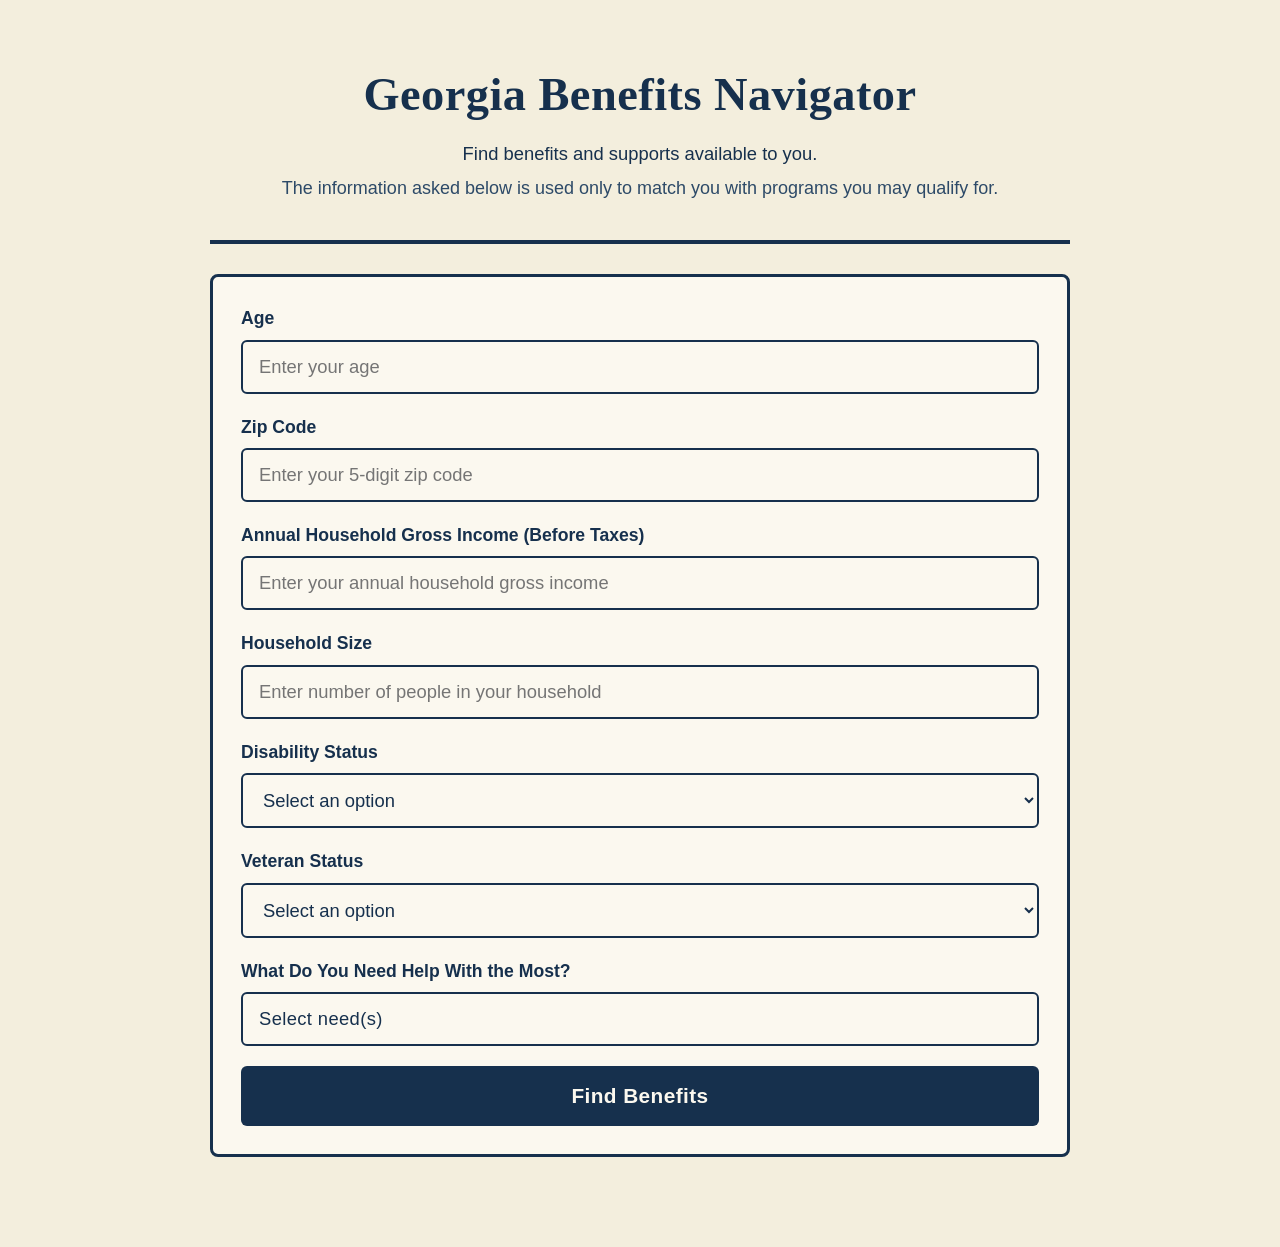
<file: index.html>
<!DOCTYPE html>
<html lang="en">
<head>
    <meta charset="UTF-8">
    <meta name="viewport" content="width=device-width, initial-scale=1.0">
    <title>Georgia Benefits Navigator</title>
    <link rel="stylesheet" href="style.css">
</head>
<body>

    <div class="container">

        <header>
            <h1>Georgia Benefits Navigator</h1>
            <p>Find benefits and supports available to you.</p>
            <p class="field-note">The information asked below is used only to match you with programs you may qualify for.</p>
        </header>

        <div class="form-card">

            <div class="form-group">
                <label for="age">Age</label>
                <input type="number" id="age" inputmode="numeric" min="0" max="120" placeholder="Enter your age">
            </div>

            <div class="form-group">
                <label for="zip">Zip Code</label>
                <input type="text" id="zip" inputmode="numeric" pattern="[0-9]{5}" maxlength="5" placeholder="Enter your 5-digit zip code">
            </div>

            <div class="form-group">
                <label for="income">Annual Household Gross Income (Before Taxes)</label>
                <input type="number" id="income" inputmode="numeric" min="0" placeholder="Enter your annual household gross income">
            </div>

            <div class="form-group">
                <label for="householdSize">Household Size</label>
                <input type="number" id="householdSize" inputmode="numeric" min="1" placeholder="Enter number of people in your household">
            </div>

            <div class="form-group">
                <label for="disabilityStatus">Disability Status</label>
                <select id="disabilityStatus">
                    <option value="">Select an option</option>
                    <option value="yes">Yes</option>
                    <option value="no">No</option>
                    <option value="unsure">Unsure</option>
                    <option value="prefer_not_to_answer">Prefer not to answer</option>
                </select>
            </div>

            <div class="form-group" id="disabilityTypeGroup" hidden>
                <label for="disabilityTypeToggle">Disability Type</label>
                <div class="multiselect" id="disabilityType">
                    <button type="button" class="multiselect-toggle" id="disabilityTypeToggle">
                        Select disability type(s)
                    </button>
                    <div class="multiselect-panel" id="disabilityTypePanel" hidden>
                        <label class="checkbox-option"><input type="checkbox" value="physical"> Physical disability</label>
                        <label class="checkbox-option"><input type="checkbox" value="mobility"> Mobility impairment</label>
                        <label class="checkbox-option"><input type="checkbox" value="vision"> Blind / Low Vision</label>
                        <label class="checkbox-option"><input type="checkbox" value="hearing"> Deaf / Hard of Hearing</label>
                        <label class="checkbox-option"><input type="checkbox" value="intellectual"> Intellectual Disability</label>
                        <label class="checkbox-option"><input type="checkbox" value="developmental"> Developmental Disability</label>
                        <label class="checkbox-option"><input type="checkbox" value="autism"> Autism</label>
                        <label class="checkbox-option"><input type="checkbox" value="mental_health"> Mental Health Condition</label>
                        <label class="checkbox-option"><input type="checkbox" value="cognitive"> Cognitive Impairment / Dementia</label>
                        <label class="checkbox-option"><input type="checkbox" value="chronic_illness"> Chronic Illness</label>
                        <label class="checkbox-option"><input type="checkbox" value="tbi"> Traumatic Brain Injury</label>
                        <label class="checkbox-option"><input type="checkbox" value="multiple"> Multiple Disabilities</label>
                        <label class="checkbox-option"><input type="checkbox" value="other"> Other</label>
                    </div>
                </div>
            </div>

            <div class="form-group">
                <label for="veteran">Veteran Status</label>
                <select id="veteran">
                    <option value="">Select an option</option>
                    <option value="veteran">Veteran</option>
                    <option value="active_duty_national_guard_reserve">Active Duty / National Guard / Reserve</option>
                    <option value="military_spouse_widow_dependent">Military Spouse / Widow(er) / Dependent</option>
                    <option value="prefer_not_to_answer">Prefer not to answer</option>
                    <option value="none">None</option>
                </select>

            </div>

            <div class="form-group">
                <label for="needsToggle">What Do You Need Help With the Most?</label>
                <div class="multiselect" id="needs">
                    <button type="button" class="multiselect-toggle" id="needsToggle">
                        Select need(s)
                    </button>
                    <div class="multiselect-panel" id="needsPanel" hidden>
                        <label class="checkbox-option"><input type="checkbox" value="health_medical_care"> Health &amp; Medical Care</label>
                        <label class="checkbox-option"><input type="checkbox" value="financial_assistance"> Financial Assistance</label>
                        <label class="checkbox-option"><input type="checkbox" value="food_nutrition"> Food &amp; Nutrition</label>
                        <label class="checkbox-option"><input type="checkbox" value="housing_home_support"> Housing &amp; Home Support</label>
                        <label class="checkbox-option"><input type="checkbox" value="transportation"> Transportation</label>
                        <label class="checkbox-option"><input type="checkbox" value="disability_independent_living"> Disability &amp; Independent Living</label>
                        <label class="checkbox-option"><input type="checkbox" value="aging_services_caregiving"> Aging Services &amp; Caregiving</label>
                        <label class="checkbox-option"><input type="checkbox" value="employment_education"> Employment &amp; Education</label>
                        <label class="checkbox-option"><input type="checkbox" value="legal_advocacy"> Legal &amp; Advocacy</label>
                        <label class="checkbox-option"><input type="checkbox" value="mental_health_wellbeing"> Mental Health &amp; Well-being</label>
                        <label class="checkbox-option"><input type="checkbox" value="veteran_military_support"> Veteran &amp; Military Support</label>
                        <label class="checkbox-option"><input type="checkbox" value="benefits_navigation_case_management"> Benefits Navigation &amp; Case Management</label>
                    </div>
                </div>
            </div>

            <button id="searchBtn">Find Benefits</button>

        </div>

        <div id="results"></div>

    </div>

    <script src="app.js"></script>

</body>
</html>
</file>
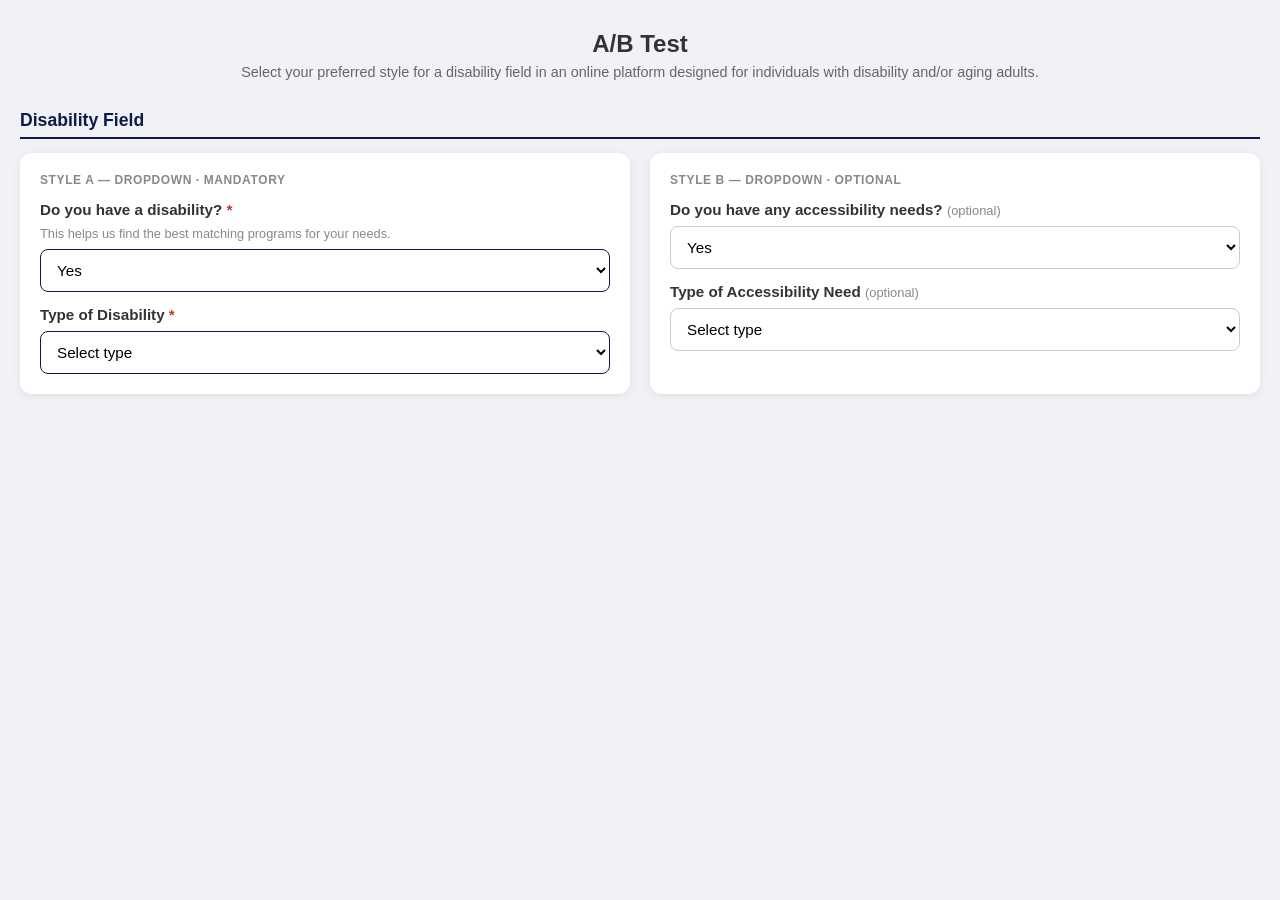
<file: test.html>
<!DOCTYPE html>
<html lang="en">
<head>
    <meta charset="UTF-8">
    <meta name="viewport" content="width=device-width, initial-scale=1.0">
    <title>Form Style Test</title>
    <style>
        * { box-sizing: border-box; margin: 0; padding: 0; font-family: Arial, sans-serif; }

        body { background: #f0f2f5; color: #333; padding: 30px 20px; }

        h1 { text-align: center; margin-bottom: 6px; font-size: 1.5rem; }
        .subtitle { text-align: center; color: #666; font-size: 0.9em; margin-bottom: 30px; }

        .section { margin-bottom: 40px; }
        .section-title { font-size: 1.1rem; font-weight: bold; margin-bottom: 14px; color: #0d1b4b; border-bottom: 2px solid #0d1b4b; padding-bottom: 6px; }

        .style-grid { display: grid; grid-template-columns: 1fr 1fr; gap: 20px; }

        .style-card {
            background: white;
            border-radius: 12px;
            padding: 20px;
            box-shadow: 0 2px 8px rgba(0,0,0,0.08);
        }

        .style-label {
            font-size: 0.75em;
            font-weight: 700;
            letter-spacing: 0.05em;
            text-transform: uppercase;
            color: #888;
            margin-bottom: 14px;
        }

        label.field-label { display: block; margin-bottom: 8px; font-weight: bold; font-size: 0.95em; }
        label.field-label .req { color: #c0392b; }
        label.field-label .opt { color: #888; font-weight: normal; font-size: 0.85em; }

        select.field-select {
            width: 100%;
            padding: 11px 12px;
            border: 1px solid #ccc;
            border-radius: 8px;
            font-size: 0.95em;
            background: white;
        }
        select.field-select.mandatory { border-color: #0d1b4b; }

        .toggle-group { display: flex; gap: 10px; }
        .toggle-btn {
            flex: 1;
            padding: 11px;
            border: 2px solid #ccc;
            border-radius: 8px;
            background: white;
            font-size: 0.95em;
            cursor: pointer;
            text-align: center;
            transition: all 0.15s;
        }
        .toggle-btn:hover { border-color: #0d1b4b; color: #0d1b4b; }
        .toggle-btn.active { background: #0d1b4b; color: white; border-color: #0d1b4b; }

        .radio-group { display: flex; flex-direction: column; gap: 10px; }
        .radio-option {
            display: flex;
            align-items: center;
            gap: 10px;
            padding: 10px 14px;
            border: 1px solid #ddd;
            border-radius: 8px;
            cursor: pointer;
            transition: border-color 0.15s;
        }
        .radio-option:hover { border-color: #0d1b4b; }
        .radio-option input[type="radio"] { accent-color: #0d1b4b; width: 18px; height: 18px; }
        .radio-option.selected { border-color: #0d1b4b; background: #f0f4ff; }

        .pill-group { display: flex; border: 2px solid #0d1b4b; border-radius: 30px; overflow: hidden; }
        .pill-btn {
            flex: 1;
            padding: 10px;
            border: none;
            background: white;
            font-size: 0.95em;
            cursor: pointer;
            text-align: center;
            transition: all 0.15s;
        }
        .pill-btn:hover { background: #e8f0fb; }
        .pill-btn.active { background: #0d1b4b; color: white; }

        input[type="range"] { width: 100%; accent-color: #0d1b4b; }
        .range-labels { display: flex; justify-content: space-between; font-size: 0.78em; color: #888; margin-top: 4px; }
        .range-value { text-align: center; font-weight: bold; color: #0d1b4b; margin-top: 8px; font-size: 0.95em; }

        .field-note { font-size: 0.8em; color: #888; margin-bottom: 8px; }

        .vote-row {
            display: flex;
            align-items: center;
            justify-content: center;
            gap: 12px;
            margin-top: 16px;
            padding-top: 16px;
            border-top: 1px solid #eee;
            font-size: 0.85em;
            color: #555;
        }
        .vote-btn {
            padding: 6px 18px;
            border: 1px solid #0d1b4b;
            border-radius: 20px;
            background: white;
            color: #0d1b4b;
            cursor: pointer;
            font-size: 0.85em;
            transition: all 0.15s;
        }
        .vote-btn:hover, .vote-btn.voted { background: #0d1b4b; color: white; }

        @media (max-width: 600px) {
            .style-grid { grid-template-columns: 1fr; }
        }
    </style>
</head>
<body>

<h1>A/B Test</h1>
<p class="subtitle">Select your preferred style for a disability field in an online platform designed for individuals with disability and/or aging adults.</p>



<!-- DISABILITY -->
<div class="section">
    <div class="section-title">Disability Field</div>
    <div class="style-grid">

        <div class="style-card">
            <div class="style-label">Style A — Dropdown · Mandatory</div>
            <label class="field-label" for="dis_a">
                Do you have a disability? <span class="req">*</span>
            </label>
            <p class="field-note">This helps us find the best matching programs for your needs.</p>
            <select id="dis_a" class="field-select mandatory" onchange="toggleDisType(this.value)">
                <option value="">Select an option</option>
                <option value="no">No</option>
                <option value="yes" selected>Yes</option>
            </select>

            <div id="dis_type_group" style="display:block; margin-top: 14px;">
                <label class="field-label" for="dis_type">
                    Type of Disability <span class="req">*</span>
                </label>
                <select id="dis_type" class="field-select mandatory">
                    <option value="">Select type</option>
                    <option value="mobility">Mobility / Physical</option>
                    <option value="vision">Vision / Blindness</option>
                    <option value="hearing">Hearing / Deaf</option>
                    <option value="cognitive">Cognitive / Memory</option>
                    <option value="mental_health">Mental Health</option>
                    <option value="developmental">Developmental</option>
                    <option value="other">Other</option>
                </select>
            </div>

        </div>

        <div class="style-card">
            <div class="style-label">Style B — Dropdown · Optional</div>
            <label class="field-label" for="dis_b">
                Do you have any accessibility needs? <span class="opt">(optional)</span>
            </label>
            <select id="dis_b" class="field-select" onchange="toggleDisTypeB(this.value)">
                <option value="">Select an option</option>
                <option value="no">No</option>
                <option value="yes" selected>Yes</option>
            </select>

            <div id="dis_type_group_b" style="display:block; margin-top: 14px;">
                <label class="field-label" for="dis_type_b">
                    Type of Accessibility Need <span class="opt">(optional)</span>
                </label>
                <select id="dis_type_b" class="field-select">
                    <option value="">Select type</option>
                    <option value="mobility">Mobility / Physical</option>
                    <option value="vision">Vision / Blindness</option>
                    <option value="hearing">Hearing / Deaf</option>
                    <option value="cognitive">Cognitive / Memory</option>
                    <option value="mental_health">Mental Health</option>
                    <option value="developmental">Developmental</option>
                    <option value="other">Other</option>
                </select>
            </div>

        </div>

    </div>
</div>





<script src="test.js"></script>
</body>
</html>
</file>
<file: style.css>
* {
    box-sizing: border-box;
    margin: 0;
    padding: 0;
}

:root {
    --ink: #16304d;
    --ink-soft: #2d4a68;
    --accent: #b8863a;
    --accent-ink: #2a1d05;
    --bg: #f3eedd;
    --panel: #fbf8ef;
    --success: #3f6b4a;
    --font-display: Cambria, Georgia, "Times New Roman", serif;
    --font-body: "Segoe UI", Tahoma, Arial, sans-serif;
}

body {
    background: var(--bg);
    color: var(--ink);
    font-family: var(--font-body);
    font-size: 20px;
    line-height: 1.5;
}

.container {
    max-width: 900px;
    margin: 40px auto;
    padding: 20px;
}

header {
    text-align: center;
    margin-bottom: 30px;
    border-bottom: 4px solid var(--ink);
    padding-bottom: 22px;
}

header h1 {
    margin-bottom: 10px;
    font-size: 2.9rem;
    font-family: var(--font-display);
    font-weight: 700;
    letter-spacing: 0.01em;
    color: var(--ink);
}

header p {
    font-size: 1.15rem;
}

.form-card {
    background: var(--panel);
    padding: 28px;
    border: 3px solid var(--ink);
    border-radius: 8px;
    margin-bottom: 30px;
}

.form-group {
    margin-bottom: 20px;
}

label {
    display: block;
    margin-bottom: 8px;
    font-weight: bold;
    font-size: 1.1rem;
    font-family: var(--font-body);
}

input,
select {
    width: 100%;
    padding: 14px 16px;
    border: 2.5px solid var(--ink);
    border-radius: 6px;
    font-size: 1.15rem;
    font-family: var(--font-body);
    background: var(--panel);
    color: var(--ink);
}

.multiselect {
    position: relative;
}

.multiselect-toggle {
    width: 100%;
    padding: 14px 16px;
    border: 2.5px solid var(--ink);
    border-radius: 6px;
    font-size: 1.15rem;
    font-family: var(--font-body);
    font-weight: normal;
    background: var(--panel);
    color: var(--ink);
    text-align: left;
    cursor: pointer;
}

.multiselect-toggle:hover {
    background: var(--panel);
}

.multiselect-panel {
    position: absolute;
    top: calc(100% + 6px);
    left: 0;
    right: 0;
    z-index: 10;
    max-height: 220px;
    overflow-y: auto;
    border: 2.5px solid var(--ink);
    border-radius: 6px;
    background: var(--panel);
    padding: 8px 16px;
}

.multiselect-panel[hidden] {
    display: none;
}

.checkbox-option {
    display: flex;
    align-items: center;
    gap: 10px;
    padding: 8px 0;
    font-weight: normal;
    font-size: 1rem;
    cursor: pointer;
}

.checkbox-option input[type="checkbox"] {
    width: auto;
    padding: 0;
    accent-color: var(--ink);
}

button {
    width: 100%;
    padding: 18px 20px;
    background: var(--ink);
    color: var(--panel);
    border: none;
    border-radius: 6px;
    font-size: 1.3rem;
    font-weight: bold;
    font-family: var(--font-body);
    letter-spacing: 0.02em;
    cursor: pointer;
}

button:hover {
    background: var(--ink-soft);
}

.required {
    color: #a3342a;
}

.field-note {
    font-size: 0.9em;
    color: var(--ink-soft);
    margin-top: 8px;
    margin-bottom: 16px;
}

.form-error {
    color: #a3342a;
    font-weight: bold;
    margin-bottom: 12px;
}

p.error {
    color: #a3342a;
    font-weight: bold;
    margin-top: 10px;
}

#results h2 {
    font-family: var(--font-display);
    font-size: 1.4rem;
    margin-bottom: 8px;
}

.result-card {
    background: var(--panel);
    border: 3px solid var(--ink);
    border-left: 8px solid var(--accent);
    padding: 22px;
    margin-bottom: 16px;
    border-radius: 6px;
    line-height: 1.6;
}

.result-card h3 {
    font-family: var(--font-display);
    font-size: 1.3rem;
    margin-bottom: 10px;
}

/* ── Referral-only cards ── */
.referral-card {
    background: var(--panel);
    border: 3px dashed var(--ink-soft);
    border-left: 8px dashed var(--ink-soft);
}

.referral-card h3 {
    color: var(--ink-soft);
}

.referral-card .badge {
    background: #fff;
    color: var(--ink-soft);
    border: 2px solid var(--ink-soft);
}

.referral-banner {
    display: inline-block;
    background: #fff;
    color: var(--ink-soft);
    border: 2px solid var(--ink-soft);
    font-size: 0.85em;
    font-weight: 700;
    padding: 5px 12px;
    border-radius: 4px;
    margin-bottom: 12px;
    letter-spacing: 0.04em;
    text-transform: uppercase;
}

.referral-link {
    background: var(--ink-soft) !important;
}

.referral-link:hover {
    background: var(--ink) !important;
}

/* ── Referral count note under main header ── */
.referral-note {
    font-size: 0.92em;
    color: var(--ink-soft);
    margin-top: 8px;
    margin-bottom: 16px;
}

.match-reasons {
    background: #ece1c4;
    border: 2px solid var(--accent);
    padding: 10px 14px;
    margin: 12px 0;
    border-radius: 6px;
    font-size: 0.95em;
}

.match-reasons ul {
    margin: 6px 0 0 0;
    padding-left: 20px;
}

.match-reasons li {
    margin: 3px 0;
    color: var(--accent-ink);
}

.match-warnings {
    background: #fdf1e0;
    border: 2px solid #a3342a;
    padding: 10px 14px;
    margin: 12px 0;
    border-radius: 6px;
    font-size: 0.95em;
}

.match-warnings ul {
    margin: 6px 0 0 0;
    padding-left: 20px;
}

.match-warnings li {
    margin: 3px 0;
    color: #7a2620;
}

.badge {
    display: inline-block;
    padding: 6px 14px;
    border-radius: 100px;
    background: var(--ink);
    color: var(--panel);
    margin-bottom: 12px;
    font-size: 0.85rem;
    font-weight: bold;
}

#loadMoreBtn {
    display: block;
    width: 100%;
    padding: 16px;
    margin-top: 10px;
    background: var(--panel);
    color: var(--ink);
    border: 3px solid var(--ink);
    border-radius: 6px;
    font-size: 1.1rem;
    font-weight: bold;
    font-family: var(--font-body);
    cursor: pointer;
}

#loadMoreBtn:hover {
    background: #ece1c4;
}

.apply-link {
    display: inline-block;
    margin-top: 12px;
    padding: 10px 18px;
    background: var(--accent);
    color: var(--accent-ink);
    border-radius: 6px;
    font-weight: bold;
    font-size: 1rem;
    text-decoration: none;
}

.apply-link:hover {
    background: #a5761f;
}

footer {
    text-align: center;
    padding: 20px;
    margin-top: 40px;
    font-size: 0.9rem;
    color: var(--ink-soft);
}

@media (max-width: 600px) {

    body {
        font-size: 18px;
    }

    .container {
        margin: 20px auto;
        padding: 12px;
    }

    header h1 {
        font-size: 2.1rem;
    }

    .form-card {
        padding: 18px;
    }

    input,
    select {
        font-size: 16px; /* prevents iOS zoom on focus */
    }

    button {
        font-size: 1.15rem;
        padding: 16px;
    }

    .result-card {
        padding: 16px;
    }
}
</file>
